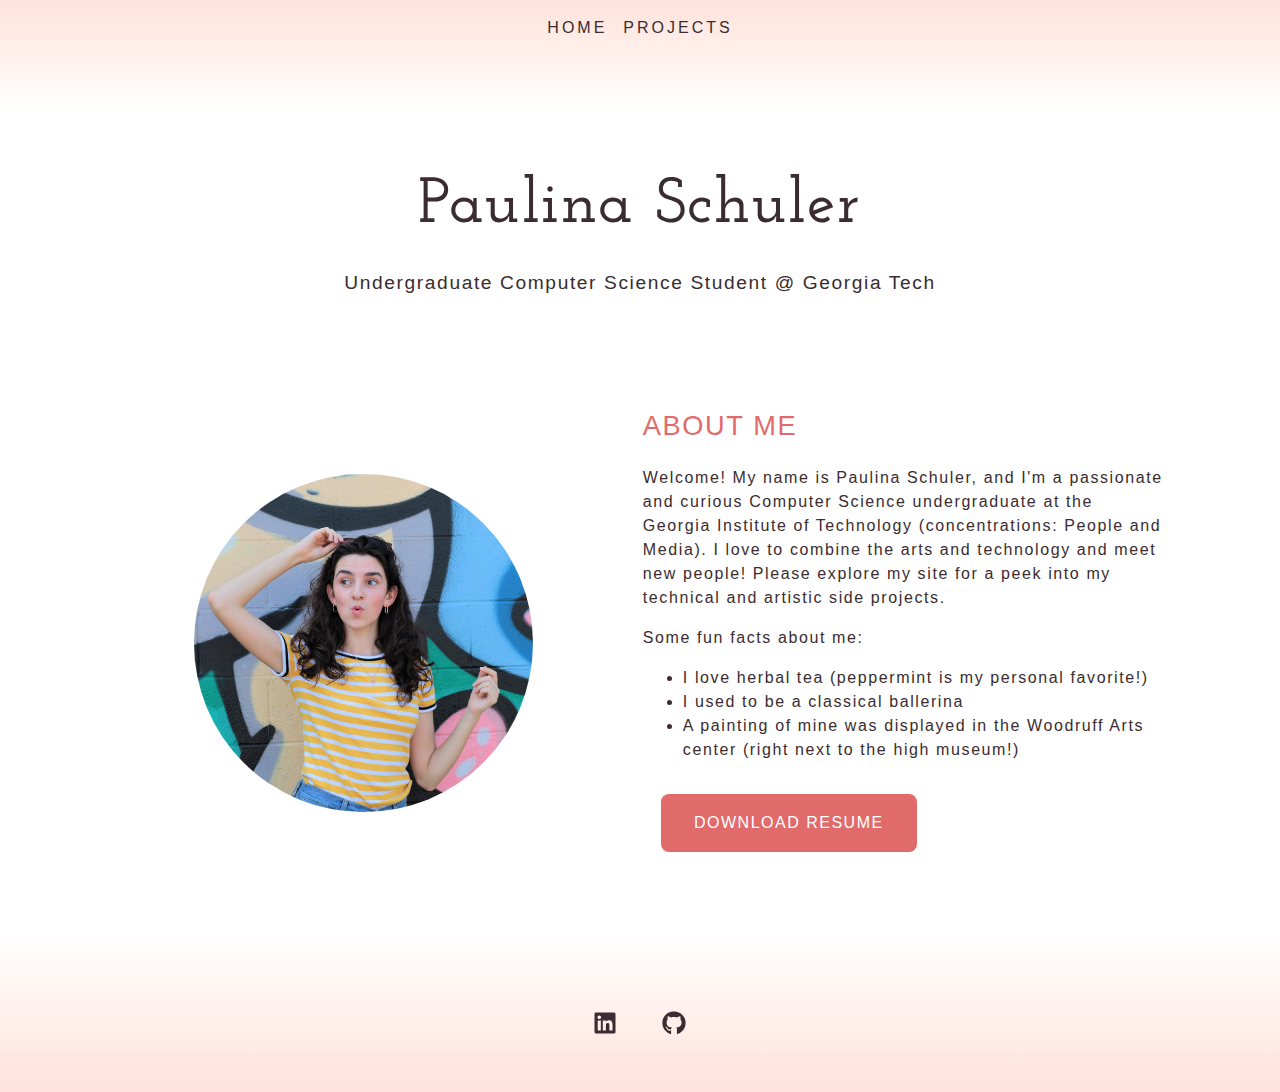
<file: index.html>
<!DOCTYPE html>
<html lang="en">

<head>

  <meta charset="utf-8">
  <script defer src="js/lib/fontawesome-all.min.js"></script>
  <meta name="viewport" content="width=device-width, initial-scale=1, shrink-to-fit=no">
  <meta name="description" content="">
  <meta name="author" content="">

  <title>Paulina Schuler</title>

  <!-- Bootstrap core CSS -->
  <link href="vendor/bootstrap/css/bootstrap.min.css" rel="stylesheet">
  <link href="styles.css" rel="stylesheet" type="text/css">
  <link href="https://fonts.googleapis.com/css2?family=Josefin+Slab:ital,wght@0,100;0,300;0,400;0,600;0,700;1,400&family=Open+Sans:ital,wght@0,300;0,400;0,600;1,300;1,400;1,600&display=swap" rel="stylesheet"> 

</head>

<body>



  <!-- Navigation -->
  <nav class="navbar navbar-expand-lg static-top">
    <div class="container">
      <button class="navbar-toggler navbar-light" type="button" data-toggle="collapse" data-target="#navbarResponsive" aria-controls="navbarResponsive" aria-expanded="false" aria-label="Toggle navigation">
        <span class="navbar-toggler-icon"></span>
      </button>
      <div class="collapse navbar-collapse" id="navbarResponsive">
        <ul class="navbar-nav ml-auto">
          <li class="nav-item">
            <a class="nav-link" href="index.html">Home</a>
          </li>
          <li class="nav-item">
            <a class="nav-link" href="projects.html">Projects</a>
          </li>
          <!-- <li class="nav-item">
            <a class="nav-link" href="photography.html">Photography</a>
          </li> -->
          <!-- <li class="nav-item">
            <a class="nav-link" href="illustration.html">Illustration</a>
          </li> -->
        </ul>
      </div>
    </div>
  </nav>
  

  <!------------ SITE HEADER -------------->
  <article class="container site-header" id="site-header">
    <header class="row justify-content-center text-center">
      <h1 class="page-header-title col-12">Paulina Schuler</h1>
      <p class="page-header-body col-12">Undergraduate Computer Science Student @ Georgia Tech</p>
    </header>
  </article>

  <!------------ CONTENT -------------->
  <article class="content container">
    <section class="row content-header d-flex justify-content-center">
      <!-- you should set the smallest size, and then add an
      additional col-x-y to set the larger sizes -->
      <img class="profile-picture rounded-circle col-7 col-lg-4" src="images/about/profile picture.jpg" atl="picture of Paulina">
      
      <section class="content-header-title col-10 col-lg-6 justify-content-center">
        <h2 class="content-title">About me</h2>
        <p class="content-body">Welcome! 
          My name is Paulina Schuler, and I'm a passionate and 
          curious Computer Science undergraduate at the Georgia 
          Institute of Technology (concentrations: People and Media). 
          I love to combine the arts and technology and meet new people! 
          Please explore my site for a 
          peek into my technical and artistic side projects.
        </p>
        <p class="content-body">Some fun facts about me:</p>
          <ul class="content-body">
            <li>I love herbal tea (peppermint is my personal favorite!)</li>
            <li>I used to be a classical ballerina </li>
            <li>A painting of mine was displayed in the Woodruff Arts center (right next to the high museum!)</li>
          </ul>
          <div class="justify-content-center col-8 px-auto">
            <button type="button" class="btn"><a href="assets/Resume- Paulina Schuler.pdf" target="_blank" download>Download Resume</a></button>
          </div>
        </section>

    </section>
  </article>
  


  <!------------ FOOTER -------------->

  <footer class="site-footer d-flex justify-content-center">
    <section class="footer-icons">
      <a target="_blank" class="footer-item px-4" href="https://www.linkedin.com/in/paulinaschuler/">
        <i class="layout-icon icon-3x fab fa-linkedin"></i>
      </a>
      <a target="_blank" class="footer-item px-4" href="https://github.com/paulina1211">
        <i class="layout-icon icon-3x fab fa-github"></i>
      </a>
    </section>
  </footer>

  <!-- Bootstrap core JavaScript -->
  <script src="vendor/jquery/jquery.slim.min.js"></script>
  <script src="vendor/bootstrap/js/bootstrap.bundle.min.js"></script>

</body>

</html>
</file>
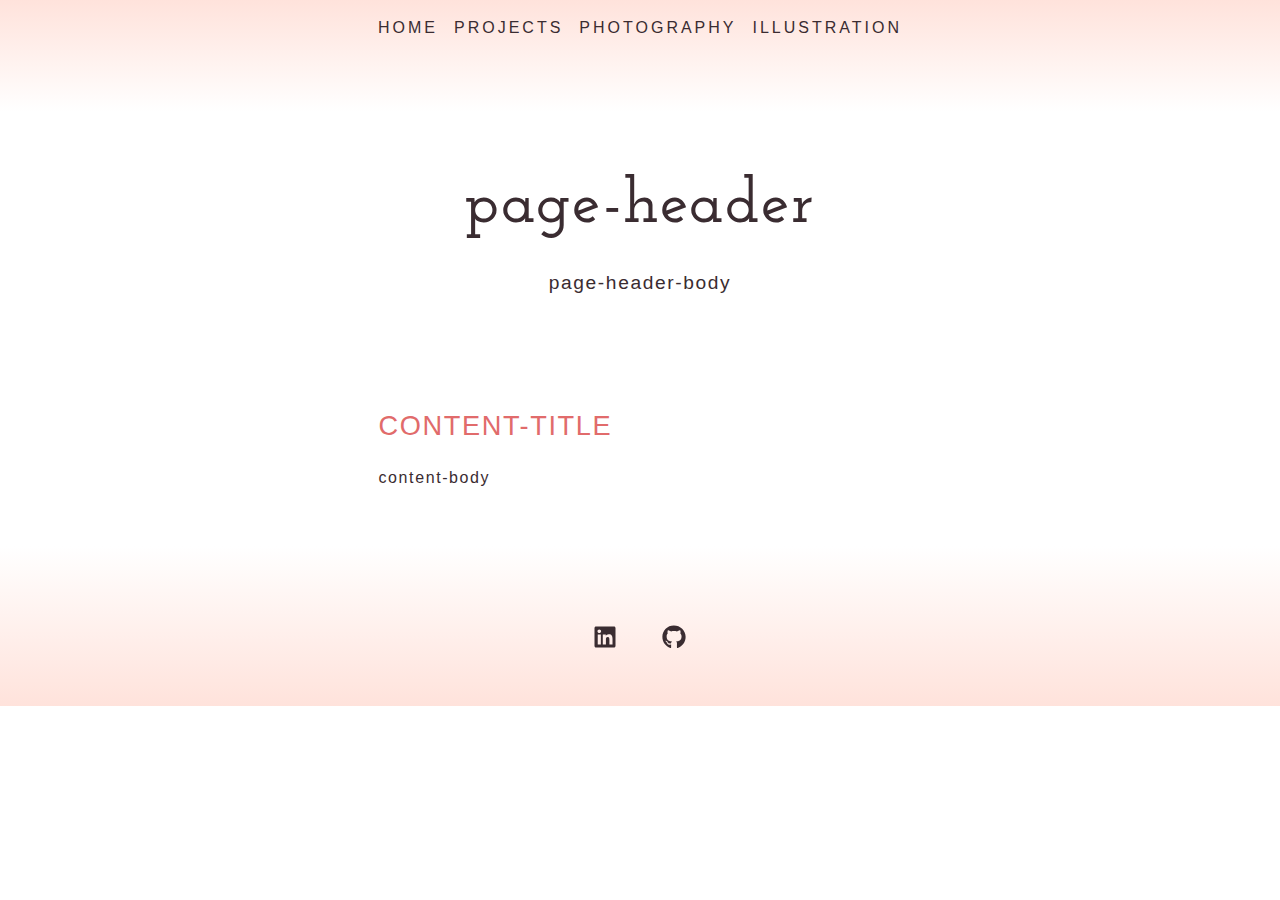
<file: illustration.html>
<!DOCTYPE html>
<html lang="en">

<head>

  <meta charset="utf-8">
  <script defer src="js/lib/fontawesome-all.min.js"></script>
  <meta name="viewport" content="width=device-width, initial-scale=1, shrink-to-fit=no">
  <meta name="description" content="">
  <meta name="author" content="">

  <title>Paulina Schuler</title>

  <!-- Bootstrap core CSS -->
  <link href="vendor/bootstrap/css/bootstrap.min.css" rel="stylesheet">
  <link href="styles.css" rel="stylesheet" type="text/css">
  <link href="https://fonts.googleapis.com/css2?family=Josefin+Slab:ital,wght@0,100;0,300;0,400;0,600;0,700;1,400&family=Open+Sans:ital,wght@0,300;0,400;0,600;1,300;1,400;1,600&display=swap" rel="stylesheet"> 

</head>

<body>



  <!-- Navigation -->
  <nav class="navbar navbar-expand-lg static-top">
    <div class="container">
      <button class="navbar-toggler navbar-light" type="button" data-toggle="collapse" data-target="#navbarResponsive" aria-controls="navbarResponsive" aria-expanded="false" aria-label="Toggle navigation">
        <span class="navbar-toggler-icon"></span>
      </button>
      <div class="collapse navbar-collapse" id="navbarResponsive">
        <ul class="navbar-nav ml-auto">
          <li class="nav-ite7m active">
            <a class="nav-link" href="#">Home
              <span class="sr-only">(current)</span>
            </a>
          </li>
          <li class="nav-item">
            <a class="nav-link" href="#">Projects</a>
          </li>
          <li class="nav-item">
            <a class="nav-link" href="#">Photography</a>
          </li>
          <li class="nav-item">
            <a class="nav-link" href="#">Illustration</a>
          </li>
        </ul>
      </div>
    </div>
  </nav>
  

  <!------------ SITE HEADER -------------->
  <article class="container site-header" id="site-header">
    <header class="row justify-content-center text-center">
      <h1 class="page-header-title col-12">page-header</h1>
      <p class="page-header-body col-12">page-header-body</p>
    </header>
  </article>

  <!------------ CONTENT -------------->
  <article class="content container">
    <section class="row content-header  justify-content-center">
      <header class="content-header-title col-6">
        <h2 class="content-title">content-title</h2>
        <p class="content-body justify-content-center">content-body</p>
      </header>
    </section>
  </article>
  


  <!------------ FOOTER -------------->

  <footer class="site-footer d-flex justify-content-center">
    <section class="footer-icons">
      <a target="_blank" class="footer-item px-4" href="https://www.linkedin.com/in/paulinaschuler/">
        <i class="layout-icon icon-3x fab fa-linkedin"></i>
      </a>
      <a target="_blank" class="footer-item px-4" href="https://github.com/paulina1211">
        <i class="layout-icon icon-3x fab fa-github"></i>
      </a>
    </section>
  </footer>

  <!-- Bootstrap core JavaScript -->
  <script src="vendor/jquery/jquery.slim.min.js"></script>
  <script src="vendor/bootstrap/js/bootstrap.bundle.min.js"></script>

</body>

</html>
</file>
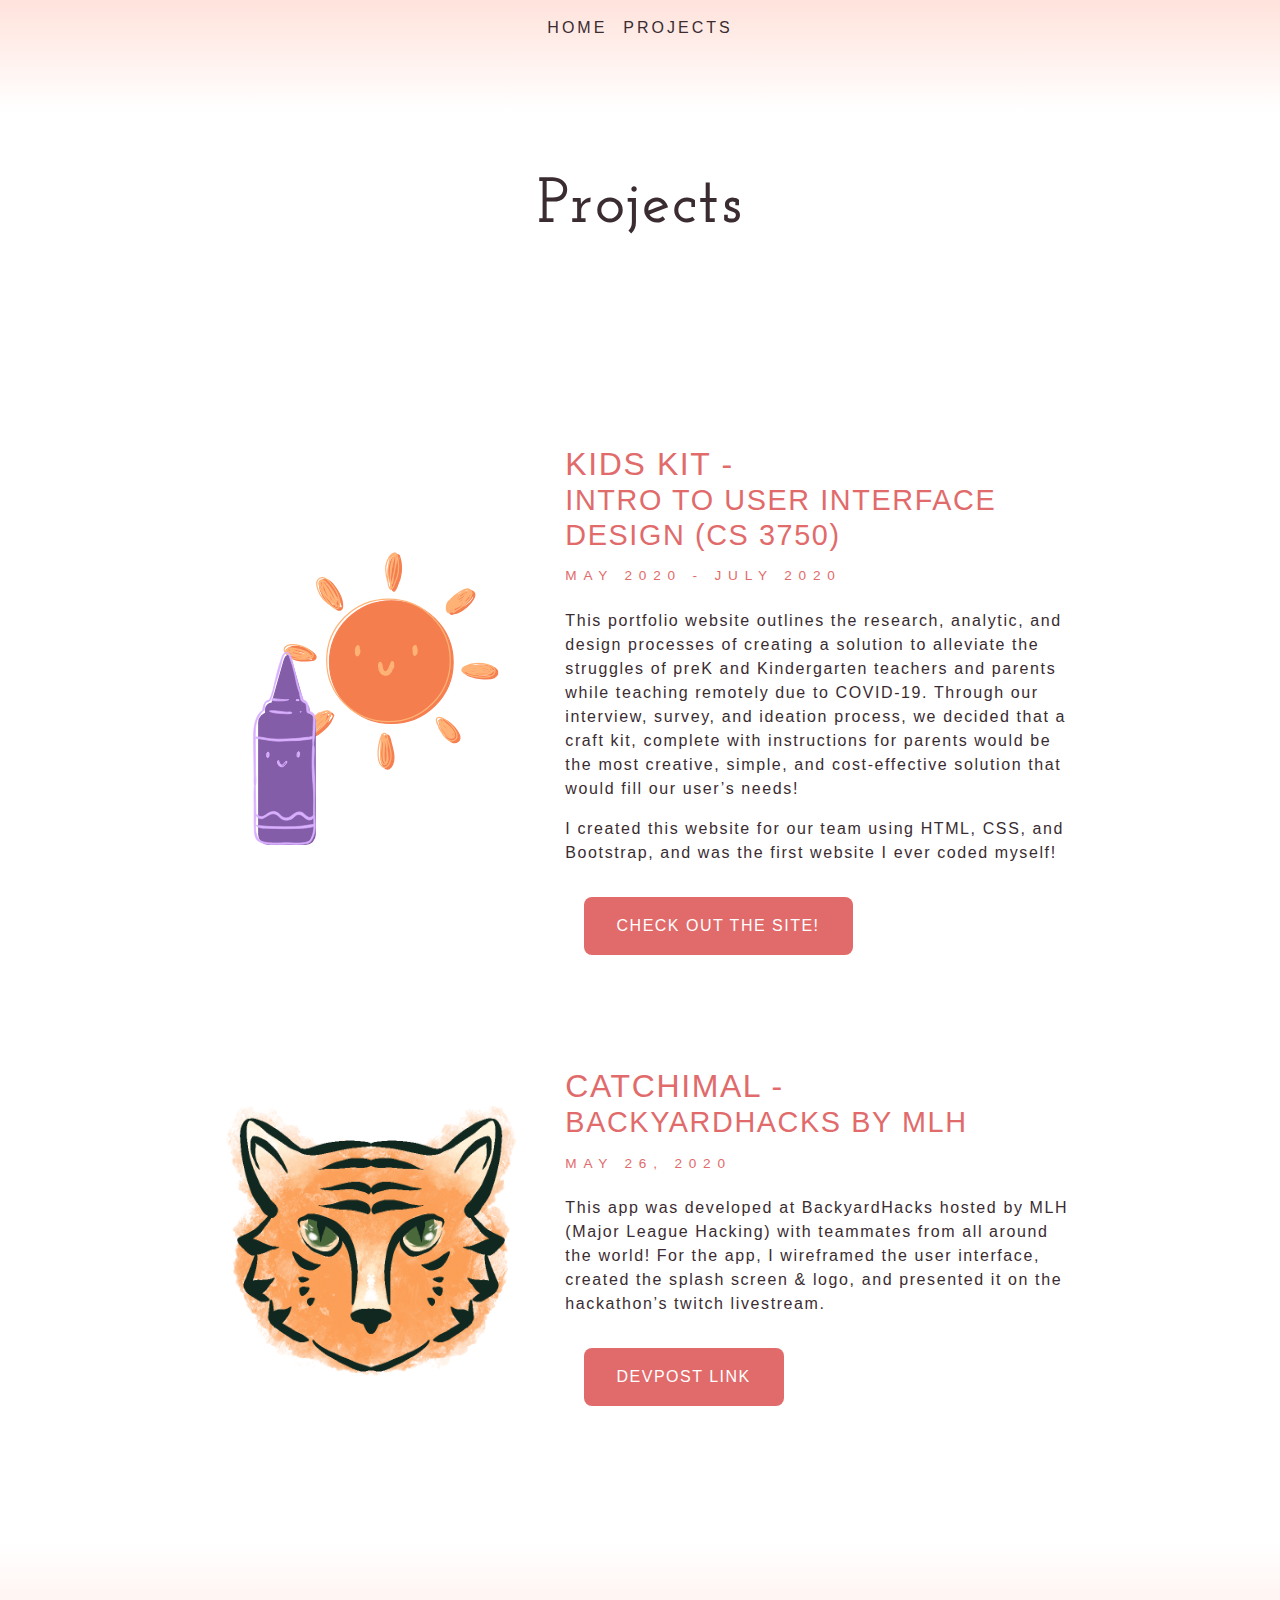
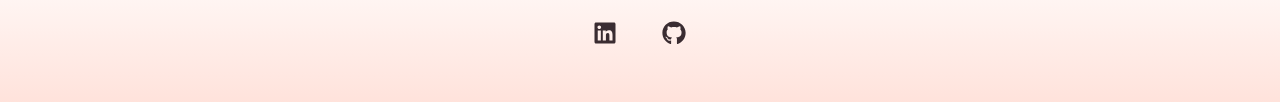
<file: projects.html>
<!DOCTYPE html>
<html lang="en">

<head>

  <meta charset="utf-8">
  <script defer src="js/lib/fontawesome-all.min.js"></script>
  <meta name="viewport" content="width=device-width, initial-scale=1, shrink-to-fit=no">
  <meta name="description" content="">
  <meta name="author" content="">

  <title>Paulina Schuler</title>

  <!-- Bootstrap core CSS -->
  <link href="vendor/bootstrap/css/bootstrap.min.css" rel="stylesheet">
  <link href="styles.css" rel="stylesheet" type="text/css">
  <link href="https://fonts.googleapis.com/css2?family=Josefin+Slab:ital,wght@0,100;0,300;0,400;0,600;0,700;1,400&family=Open+Sans:ital,wght@0,300;0,400;0,600;1,300;1,400;1,600&display=swap" rel="stylesheet"> 

</head>

<body>



  <!-- Navigation -->
  <nav class="navbar navbar-expand-lg static-top">
    <div class="container">
      <button class="navbar-toggler navbar-light" type="button" data-toggle="collapse" data-target="#navbarResponsive" aria-controls="navbarResponsive" aria-expanded="false" aria-label="Toggle navigation">
        <span class="navbar-toggler-icon"></span>
      </button>
      <div class="collapse navbar-collapse" id="navbarResponsive">
        <ul class="navbar-nav ml-auto">
          <li class="nav-ite7m active">
            <a class="nav-link" href="index.html">Home
            </a>
          </li>
          <li class="nav-item">
            <a class="nav-link" href="projects.html">Projects</a>
          </li>
          <!-- <li class="nav-item">
            <a class="nav-link" href="#">Photography</a>
          </li> -->
          <!-- <li class="nav-item">
            <a class="nav-link" href="#">Illustration</a>
          </li> -->
        </ul>
      </div>
    </div>
  </nav>
  

  <!------------ SITE HEADER -------------->
  <article class="container site-header" id="site-header">
    <header class="row justify-content-center text-center">
      <h1 class="page-header-title col-12">Projects</h1>
      <!-- <p class="page-header-body col-12">page-header-body</p> -->
    </header>
  </article>

  <!------------ CONTENT -------------->
  <article class="content container">
    <!-- <section class="row content-header  justify-content-center">
      <header class="content-header-title col-6">
        <h2 class="content-title"><em>This Website!</em>- for funsies</h2>
        <p class="content-body justify-content-center">I made this website (almost) from 
          scratch using HTML, CSS, and Boostrap 4! </p>
      </header>
    </section> -->

    <section class="project-section row content-header  justify-content-center">
      <img class="project-image col-7 col-lg-4" src="images/projects/header-kids kit.svg" atl="Kids Kit logo">
      <section class="content-header-title col-10 col-lg-6">
        <section class="content-title">
          <h2 class="content-title-title">Kids Kit - <p class="content-title-header">Intro to User Interface Design (CS 3750)</p></h2>
          <h3 class="content-title-date">May 2020 - July 2020</h3>
        </section>
        
        <p class="content-body justify-content-center">This portfolio 
          website outlines the research, analytic, and design processes 
          of creating a solution to alleviate the struggles of preK and 
          Kindergarten teachers and parents while teaching remotely due 
          to COVID-19. Through our interview, survey, and ideation process, 
          we decided that a craft kit, complete with instructions for parents 
          would be the most creative, simple, and cost-effective 
          solution that would fill our user’s needs!</p>
          <p class="content-body justify-content-center">I created this website for our team using HTML, CSS, 
            and Bootstrap, and was the first website I ever coded myself! </p>
          <div class="justify-content-center col-8 px-auto">
            <button type="button" class="btn"><a href="https://kids-kit.github.io/Kids-Kit-site/ " target="_blank">Check out the site!</a></button>
          </div>
      </section>
    </section>

    <section class="project-section row content-header  justify-content-center">
      <img class="project-image col-7 col-lg-4" src="images/projects/catchimal icon.png" atl="Catchimal logo">
      <section class="content-header-title col-10 col-lg-6">
        <section class="content-title">
          <h2 class="content-title-title">Catchimal - <p class="content-title-header">BackyardHacks by MLH</p></h2>
          <h3 class="content-title-date">May 26, 2020</h3>
        </section>
        <p class="content-body justify-content-center">This app was developed 
          at BackyardHacks hosted by MLH (Major League Hacking) with teammates 
          from all around the world! For the app, I wireframed the user interface, 
          created the splash screen & logo, and presented it on 
          the hackathon’s twitch livestream.</p>
          <div class="justify-content-center col-8 px-auto">
            <button type="button" class="btn"><a href="https://devpost.com/software/catchimal " target="_blank">Devpost link</a></button>
          </div>
      </section>
    </section>
  </article>
  


  <!------------ FOOTER -------------->

  <footer class="site-footer d-flex justify-content-center">
    <section class="footer-icons">
      <a target="_blank" class="footer-item px-4" href="https://www.linkedin.com/in/paulinaschuler/">
        <i class="layout-icon icon-3x fab fa-linkedin"></i>
      </a>
      <a target="_blank" class="footer-item px-4" href="https://github.com/paulina1211">
        <i class="layout-icon icon-3x fab fa-github"></i>
      </a>
    </section>
  </footer>

  <!-- Bootstrap core JavaScript -->
  <script src="vendor/jquery/jquery.slim.min.js"></script>
  <script src="vendor/bootstrap/js/bootstrap.bundle.min.js"></script>

</body>

</html>
</file>
<file: styles.css>
@import url('https://fonts.googleapis.com/css2?family=Josefin+Slab:ital,wght@0,100;0,300;0,400;0,600;0,700;1,400&family=Open+Sans:ital,wght@0,300;0,400;0,600;1,300;1,400;1,600&display=swap');


:root {
    /* --blue: #007bff;
    --indigo: #6610f2;
    --purple: #6f42c1;
    --pink: #e83e8c;
    --red: #dc3545;
    --orange: #fd7e14;
    --yellow: #ffc107;
    --green: #28a745;
    --teal: #20c997;
    --cyan: #17a2b8;
    --white: #fff;
    --gray: #6c757d;
    --gray-dark: #343a40;
    --primary: #007bff;
    --secondary: #6c757d;
    --success: #28a745;
    --info: #17a2b8;
    --warning: #ffc107;
    --danger: #dc3545;
    --light: #f8f9fa;
    --dark: #343a40;
    --breakpoint-xs: 0;
    --breakpoint-sm: 576px;
    --breakpoint-md: 768px;
    --breakpoint-lg: 992px;
    --breakpoint-xl: 1200px;
    --font-family-sans-serif: -apple-system,BlinkMacSystemFont,"Segoe UI",Roboto,"Helvetica Neue",Arial,sans-serif,"Apple Color Emoji","Segoe UI Emoji","Segoe UI Symbol";
    --font-family-monospace: SFMono-Regular,Menlo,Monaco,Consolas,"Liberation Mono","Courier New",monospace; */
    
    
    /* Override variables*/
    --white: hsla(60, 100%, 100%, 1);
    --misty-rose: hsla(12, 100%, 93%, 1);
    --desert-sand: hsla(18, 39%, 77%, 1);
    --candy-pink: hsla(0, 66%, 65%, 1);
    --black-coffee: hsla(337, 13%, 20%, 1);

    --font-family-sans-serif: 'Roboto',-apple-system,BlinkMacSystemFont,"Segoe UI",Roboto,"Helvetica Neue",Arial,sans-serif,"Apple Color Emoji","Segoe UI Emoji","Segoe UI Symbol";
    --font-family-serif: 'Josefin Slab', serif;

    --color-text: var(--black-coffee);
    --font-family-text: var(--font-family-sans-serif);
    --color-gradient: var(--misty-rose);
}

/* -------------------------------GLOBAL------------------------------- */

body {
    background: var(--white);
    font-family: var(--font-family-text);
    color: var(--black-coffee);
    font-weight: 400;
    letter-spacing: .1em;
    position: relative;
    min-height: 100vh;
}

.family-sans {
    font-family: var(--font-family-sans-serif);
}

.btn {
    background-color: var(--candy-pink);
    color: var(--white);
    text-align: center;
    font-family: var(--font-family-cursive);
    letter-spacing: 1.5px;
    font-weight: 400;
    text-decoration: none;
    text-transform: uppercase;
    border-radius: 8px;
    transition-duration: .3s;

    padding: 1rem 2rem;
    margin: 1rem .2rem;
  }

.btn:hover {
    box-shadow: 0 12px 16px 0 rgba(0,0,0,0.24), 0 17px 50px 0 rgba(0,0,0,0.19);
}
.btn a {
    color:var(--white);
}

.btn a:hover {
    text-decoration: none;
}


/* -------------------------------NAVBAR------------------------------- */
 
.navbar {
    background: rgb(255,253,249);
    background: linear-gradient(0deg, var(--white) 0%, var(--color-gradient) 100%);
    text-transform: uppercase;
    letter-spacing: 3px;
    padding-bottom: 4rem;
}

.navbar ul {
    margin: 0 auto 0 auto;
}

.navbar a {
    color: var(--black-coffee);
    transition-duration: .3s;
}

.navbar a:hover {
    /* text-shadow: 2px 2px 10px var(--candy-pink);
    filter: dropshadow(color=var(--candy-pink), offx=2, offy=2); */
    color: var(--candy-pink);
}

.navbar .navbar-toggler-icon {
    color: var(--black-coffee);    
}
/* -------------------------------HEADER GENERIC------------------------------- */

.site-header {
    padding: 2rem 0 1rem 0;;
}

.page-header-title {
    font-family: var(--font-family-serif);
    font-weight: 600;
    font-size: 4em;
    margin: 1.5rem .2rem;
}
.page-header-body {
    font-size: 1.2em;
    font-weight: 200;
}

/* -------------------------------CONTENT GENERIC------------------------------- */
.content-title {
    color: var(--candy-pink);
    text-transform: uppercase;
    font-weight: 200;
    font-size: 1.7em;
    padding: 1rem 0;
}


.content-body {
    font-size: 1em;
    font-weight: 200;
    text-align: left;
}

.content {
    padding: 4rem 2rem 4rem 2rem;
    padding-bottom: 2.5rem;
}

/* -------------------------------ABOUT------------------------------- */

.profile-picture {
    margin: 5rem;
    /* transform: scale(90%); */
}


/* -------------------------------PROJECTS------------------------------- */

.content-title .content-title-title {
    font-weight: 400;
}

.content-title .content-title-header {
    font-weight: 200;
    font-size: .9em;
}

.content-title .content-title-date {
    letter-spacing: .5em;
    font-size: .5em;

}

.project-section {
    margin: 5rem 0;
}


/* -------------------------------PHOTOGRAPHY------------------------------- */


/* -------------------------------ILLUSTRATION------------------------------- */


/* -------------------------------FOOTER------------------------------- */
.site-footer {
    background: rgb(255,253,249);
    background: linear-gradient(180deg, var(--white) 0%, var(--color-gradient) 100%);
    height: 4rem; 
    text-align: center;
    padding: 5rem 0 5rem 0;
}


.site-footer a {
    color: var(--black-coffee);
}

.site-footer a:hover {
    text-decoration: none;
}

.site-footer .layout-icon {
    transform: scale(1.5);
}
</file>
